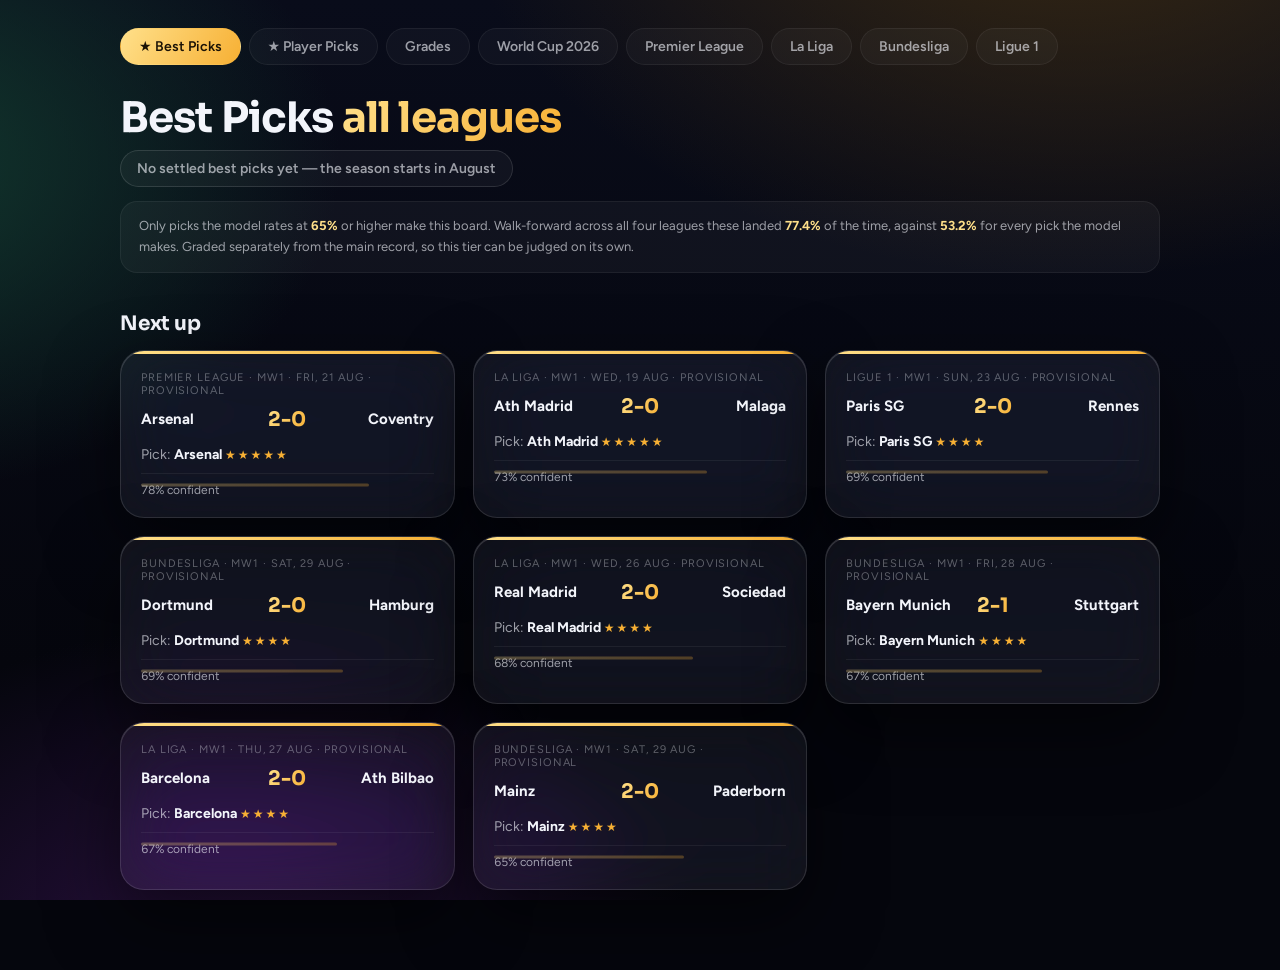
<file: app.html>
<!DOCTYPE html>
<html lang="en">
<head>
<meta charset="UTF-8">
<meta name="viewport" content="width=device-width, initial-scale=1.0, viewport-fit=cover">
<title>Football Predictor</title>
<meta name="theme-color" content="#05060d">
<link rel="icon" href="data:image/svg+xml,<svg xmlns='http://www.w3.org/2000/svg' viewBox='0 0 100 100'><text y='80' font-size='80'>⚽</text></svg>">
<link rel="preconnect" href="https://fonts.googleapis.com">
<link rel="preconnect" href="https://fonts.gstatic.com" crossorigin>
<link href="https://fonts.googleapis.com/css2?family=Sora:wght@400;600;700;800&family=Figtree:wght@400;500;600;700&display=swap" rel="stylesheet">
<link href="https://api.fontshare.com/v2/css?f[]=clash-display@600,700&display=swap" rel="stylesheet">
<link rel="stylesheet" href="app.css">
</head>
<body>
<div class="sky"></div>
<div class="wrap">
  <nav class="switcher" id="switcher"></nav>
  <main id="app"><p class="sub">Loading…</p></main>
</div>

<script>
// Each competition is described here; the switcher and router are generic.
const COMPETITIONS = [
  {key: "best",       label: "★ Best Picks",    data: "data/leagues/best.json",       kind: "best"},
  {key: "players",    label: "★ Player Picks",  data: "data/leagues/player_picks.json", kind: "players"},
  {key: "grades",     label: "Grades",          data: "data/leagues/best.json",       kind: "grades"},
  {key: "wc",         label: "World Cup 2026",  data: "data/predictions.json",        kind: "cup"},
  {key: "pl",         label: "Premier League",  data: "data/leagues/pl.json",         clubs: "data/leagues/clubs.json",            kind: "league"},
  {key: "laliga",     label: "La Liga",         data: "data/leagues/laliga.json",     clubs: "data/leagues/clubs_laliga.json",     kind: "league"},
  {key: "bundesliga", label: "Bundesliga",      data: "data/leagues/bundesliga.json", clubs: "data/leagues/clubs_bundesliga.json", kind: "league"},
  {key: "ligue1",     label: "Ligue 1",         data: "data/leagues/ligue1.json",     clubs: "data/leagues/clubs_ligue1.json",     kind: "league"},
];

const pct = (n, d = 0) => `${Number(n).toFixed(d)}%`;
const num = (n, d = 1) => Number(n).toFixed(d);
// Escape any string interpolated into innerHTML. The data is trusted, but a club
// or player name containing & < > ' " would otherwise corrupt the markup.
const esc = s => String(s == null ? '' : s).replace(/[&<>"']/g,
  c => ({ '&': '&amp;', '<': '&lt;', '>': '&gt;', '"': '&quot;', "'": '&#39;' }[c]));
function el(tag, cls, html) {
  const e = document.createElement(tag);
  if (cls) e.className = cls;
  if (html !== undefined) e.innerHTML = html;
  return e;
}
function recordChip(rec) {
  const chip = el('div', 'record-chip');
  chip.innerHTML = (rec && rec.total)
    ? `<b>${rec.correct}–${rec.wrong}</b> · ${pct(100 * rec.correct / rec.total)} of ${rec.total} graded picks`
    : 'No graded picks yet — the season starts in August';
  return chip;
}

// ---------------- shared: league (and any round-robin) view ----------------
function propList(props) {
  return props.map(p => `
    <li class="${p.penalty_taker ? 'pen' : ''}">
      <span class="who">${esc(p.player)}</span>
      <span class="pct">${num(p.anytime_pct)}%</span>
      <span class="shots">${num(p.exp_shots)} shot attempts · ${Math.round(p.p_shots_2plus)}% 2+ · ${Math.round(p.p_sot_1plus)}% on target</span>
    </li>`).join('');
}

function renderLeague(app, data, clubs, label) {
  const colour = t => (clubs[t] || {}).primary || '#8891a8';
  app.append(el('h1', 'dsp', `${label} <span>2026-27</span>`));
  app.append(recordChip(data.record));

  if (data.matches && data.matches.length) {
    app.append(el('h2', 'dsp', `Matchweek ${data.matches[0].matchweek}`));
    const grid = el('section', 'fixtures');
    for (const m of data.matches) {
      const card = el('article', 'card glass');
      card.style.setProperty('--home', colour(m.home));
      card.style.setProperty('--away', colour(m.away));
      const p = m.prediction;
      const homeProps = m.props.filter(x => x.team === m.home);
      const awayProps = m.props.filter(x => x.team === m.away);
      const when = new Date(m.date).toLocaleDateString('en-GB',
        { weekday: 'short', day: 'numeric', month: 'short' });
      const mkt = m.market ? `<div class="probs" style="margin-top:6px">
          <span>market <b>${pct(100 * m.market.p_home)}</b></span>
          <span><b>${pct(100 * m.market.p_draw)}</b></span>
          <span><b>${pct(100 * m.market.p_away)}</b></span>
        </div>
        <div class="mw" style="margin-top:4px">Model edge on the pick: <b>${m.market.edge >= 0 ? '+' : ''}${pct(100 * m.market.edge, 1)}</b></div>` : '';
      const side = (team, props) => props.length
        ? `<div class="side-label">${team} — likely scorers</div><ul class="props">${propList(props)}</ul>`
        : `<div class="side-label">${team} — likely scorers</div><p class="missing">No player data: newly promoted, so they have no top-flight record yet.</p>`;
      card.innerHTML = `
        <div class="mw">${when} · ${esc(m.venue || '')}</div>
        <header><span class="team">${esc(m.home)}</span><span class="score">${esc(p.score)}</span><span class="team away">${esc(m.away)}</span></header>
        <div class="pick">Pick: <strong>${esc(p.pick)}</strong> <span class="conf">${'★'.repeat(p.confidence)}</span></div>
        <div class="probs"><span><b>${pct(100 * p.p_home)}</b></span><span>draw <b>${pct(100 * p.p_draw)}</b></span><span><b>${pct(100 * p.p_away)}</b></span></div>
        ${(p.top_scores || []).length ? `<div class="scores">
          <span class="sc-label">Scoreline</span>
          ${p.top_scores.map((s, i) => `<span class="sc ${s.score === p.score ? 'call' : ''}"
             title="${s.agrees_with_pick ? 'agrees with the pick' : 'implies a different result'}">
             ${esc(s.score)} <b>${num(s.pct)}%</b></span>`).join('')}
        </div>` : ''}
        ${mkt}
        ${side(m.home, homeProps)}
        ${side(m.away, awayProps)}`;
      grid.append(card);
    }
    app.append(grid);
  }

  app.append(el('h2', 'dsp', 'Projected final table'));
  if ((data.data_warnings || []).length) {
    app.append(el('div', 'warn', `<b>Heads up —</b> ${data.data_warnings.join(' ')}`));
  }
  const wrap = el('div', 'table-wrap glass');
  const rows = data.table.map((t, i) => {
    const rel = i >= data.table.length - 3 ? 'rel' : '', ucl = i < 4 ? 'ucl' : '';
    return `<tr class="${rel} ${ucl}">
      <td class="num">${i + 1}</td>
      <td><span class="dot" style="background:${esc(colour(t.team))}"></span>${esc(t.team)}</td>
      <td class="num">${num(t.proj_points)}</td>
      <td class="barcell"><span class="bar" style="--pct:${Math.min(t.title_pct, 100)}%"></span><span>${num(t.title_pct)}%</span></td>
      <td class="num">${num(t.top4_pct)}%</td>
      <td class="num">${num(t.relegation_pct)}%</td>
    </tr>`;
  }).join('');
  wrap.innerHTML = `<table class="league-table">
    <thead><tr><th>#</th><th>Team</th><th>Proj pts</th><th>Title</th><th>Top 4</th><th>Relegation</th></tr></thead>
    <tbody>${rows}</tbody></table>`;
  app.append(wrap);

  renderSeason(app, data);
  renderPerformance(app, data);
}

// Whole-season fixtures & results, grouped by matchweek. Collapsed to the current
// matchweek by default — 380 rows open is unusable; you expand what you want.
function renderSeason(app, data) {
  const season = data.season || [];
  if (!season.length) return;
  app.append(el('h2', 'dsp', 'Fixtures & results'));

  const weeks = [...new Set(season.map(m => m.matchweek))].sort((a, b) => a - b);
  // default open: the earliest week that still has an unplayed match
  const current = (season.find(m => !m.result) || season[season.length - 1]).matchweek;

  const wrap = el('div', 'season glass');
  wrap.innerHTML = weeks.map(w => {
    const rows = season.filter(m => m.matchweek === w).map(m => {
      const when = new Date(m.date).toLocaleDateString('en-GB', { day: 'numeric', month: 'short' });
      let score = '<span class="tbd">—</span>', mark = '';
      if (m.result) {
        score = `<b>${m.result.home_goals}–${m.result.away_goals}</b>`;
        if (m.void) mark = `<span class="tick void" title="pick locked late — excluded from the record">✓✗*</span>`;
        else if (m.graded === 'correct') mark = '<span class="tick correct">✓</span>';
        else if (m.graded === 'wrong') mark = '<span class="tick wrong">✗</span>';
      }
      return `<tr>
        <td class="fx-d">${when}</td>
        <td class="fx-t">${esc(m.home)}</td>
        <td class="fx-s">${score}</td>
        <td class="fx-t away">${esc(m.away)}</td>
        <td class="fx-p">${m.pick ? `<span class="pk">${esc(m.pick)}</span>` : ''}${mark}</td>
      </tr>`;
    }).join('');
    return `<details ${w === current ? 'open' : ''}>
      <summary>Matchweek ${w}</summary>
      <table class="fx-table"><tbody>${rows}</tbody></table>
    </details>`;
  }).join('');
  app.append(wrap);
}

// shared performance panel (league backtest vs market + props gate)
function renderPerformance(app, data) {
  const b = data.backtest || {}, pb = data.props_backtest || {};
  if (!b.rps) return;
  app.append(el('h2', 'dsp', 'Does this model actually work?'));
  const perf = el('section', 'performance glass');
  perf.innerHTML = `
    <p>Walk-forward tested on <b>${b.n}</b> past matches, always training only on games
    played before the one predicted. It called <b>${pct(100 * b.accuracy, 1)}</b> correctly,
    ranked-probability score <b>${num(b.rps, 4)}</b> (lower is better).</p>
    <p>The betting market's closing odds, stripped of margin, score
    <b>${pct(100 * b.market_accuracy, 1)}</b> and <b>${num(b.market_rps, 4)}</b> — still
    slightly better than us, which is the honest expected result.</p>
    <div class="metrics">
      <div class="metric"><b>${pct(100 * b.accuracy, 1)}</b>model accuracy</div>
      <div class="metric"><b>${num(b.rps, 4)}</b>model RPS</div>
      <div class="metric"><b>${num(b.market_rps, 4)}</b>market RPS</div>
      ${pb.goals_lift ? `<div class="metric"><b>+${num(pb.goals_lift)}%</b>scorer picks vs baseline</div>` : ''}
      ${pb.shots_lift ? `<div class="metric"><b>+${num(pb.shots_lift)}%</b>shot-attempt picks vs baseline</div>` : ''}
    </div>`;
  app.append(perf);
}

// World Cup has no market-odds backtest (no odds data), so its "performance" is
// the honest live pick record, broken down by the model's OWN stated confidence —
// a calibration check: higher-confidence picks should hit more often.
function renderWCPerformance(app, rec) {
  if (!rec || !rec.total) return;
  app.append(el('h2', 'dsp', 'How the picks have done'));
  const perf = el('section', 'performance glass');
  const bands = Object.keys(rec.by_confidence || {}).sort((a, b) => b - a);
  const rows = bands.map(c => {
    const b = rec.by_confidence[c];
    const rate = b.total ? 100 * b.correct / b.total : 0;
    return `<tr><td>${'★'.repeat(+c)}</td><td class="num">${b.correct}/${b.total}</td>
      <td class="barcell"><span class="bar" style="--pct:${rate}%"></span><span>${pct(rate)}</span></td></tr>`;
  }).join('');
  const ko = rec.knockout || {};
  perf.innerHTML = `
    <p>Every pick is frozen before kickoff and graded on the real result — never
    re-picked with hindsight. Overall <b>${rec.correct}–${rec.wrong}</b>
    (<b>${pct(100 * rec.correct / rec.total)}</b> of ${rec.total})${ko.total
      ? `, and <b>${ko.correct}/${ko.total}</b> in the knockouts` : ''}.</p>
    <p>Broken down by the model's own confidence — if it is calibrated, five-star
    picks should land more often than one-star ones:</p>
    <div class="odds-wrap"><table class="odds-table" style="margin-top:6px">
      <thead><tr><th>Confidence</th><th>Record</th><th>Hit rate</th></tr></thead>
      <tbody>${rows}</tbody></table></div>`;
  app.append(perf);
}

// ---------------- Best Picks: the high-confidence board ----------------
function renderBest(app, data) {
  app.append(el('h1', 'dsp', 'Best Picks <span>all leagues</span>'));

  const rec = data.record || {};
  const chip = el('div', 'record-chip');
  chip.innerHTML = rec.total
    ? `<b>${rec.correct}–${rec.wrong}</b> · ${pct(100 * rec.correct / rec.total)} on ${rec.total} settled best picks`
    : 'No settled best picks yet — the season starts in August';
  app.append(chip);

  // State plainly what this tier is worth, from the backtest, so the badge is not
  // mistaken for certainty.
  app.append(el('div', 'best-note',
    `Only picks the model rates at <b>${pct(100 * (data.min_probability || 0))}</b> or higher make this board. ` +
    `Walk-forward across all four leagues these landed <b>${num(data.backtested_hit_rate_pct)}%</b> of the time, ` +
    `against <b>${num(data.backtested_all_picks_pct)}%</b> for every pick the model makes. ` +
    `Graded separately from the main record, so this tier can be judged on its own.`));

  const up = data.upcoming || [];
  app.append(el('h2', 'dsp', up.length ? 'Next up' : 'Nothing above the bar right now'));
  if (up.length) {
    const grid = el('section', 'fixtures');
    for (const m of up) {
      const card = el('article', 'card glass best');
      const when = new Date(m.date).toLocaleDateString('en-GB',
        { weekday: 'short', day: 'numeric', month: 'short' });
      card.innerHTML = `
        <div class="mw">${esc(m.league)} · MW${m.matchweek} · ${when}${m.provisional ? ' · provisional' : ''}</div>
        <header><span class="team">${esc(m.home)}</span><span class="score">${esc(m.score || '')}</span><span class="team away">${esc(m.away)}</span></header>
        <div class="pick">Pick: <strong>${esc(m.pick)}</strong> <span class="conf">${'★'.repeat(m.confidence || 0)}</span></div>
        <div class="bp-prob"><span class="bar" style="--pct:${Math.round(100 * (m.p_pick || 0))}%"></span>
          <span>${pct(100 * (m.p_pick || 0))} confident</span></div>`;
      grid.append(card);
    }
    app.append(grid);
  }

  const settled = data.settled || [];
  if (settled.length) {
    app.append(el('h2', 'dsp', 'Recently settled'));
    const wrap = el('div', 'table-wrap glass');
    wrap.innerHTML = `<table class="league-table">
      <thead><tr><th></th><th>League</th><th>Match</th><th>Pick</th><th>Conf</th><th>Result</th></tr></thead>
      <tbody>${settled.map(s => {
        const mark = s.void ? '<span class="tick void">✓✗*</span>'
          : s.graded === 'correct' ? '<span class="tick correct">✓</span>'
          : '<span class="tick wrong">✗</span>';
        return `<tr>
          <td>${mark}</td>
          <td class="num">${esc(s.league)}</td>
          <td>${esc(s.home)} v ${esc(s.away)}</td>
          <td>${esc(s.pick)}</td>
          <td class="num">${pct(100 * (s.p_pick || 0))}</td>
          <td class="num">${s.result ? `${s.result.home_goals}–${s.result.away_goals}` : ''}</td>
        </tr>`; }).join('')}</tbody></table>`;
    app.append(wrap);
  }
}

// ---------------- shared: player picks ----------------
const MARKET_ORDER = ['goal', 'shots', 'sot'];

function playerCards(rows) {
  const grid = el('section', 'fixtures');
  for (const p of rows) {
    const card = el('article', 'card glass best');
    const when = new Date(p.date).toLocaleDateString('en-GB',
      { weekday: 'short', day: 'numeric', month: 'short' });
    const flags = [
      p.provisional ? 'provisional' : '',
      p.doubt ? 'fitness doubt' : '',
      p.penalty_taker ? 'penalties' : '',
      p.gradeable === false ? 'not gradeable' : '',
    ].filter(Boolean).join(' · ');
    card.innerHTML = `
      <div class="mw">${esc(p.league)} · ${when}${flags ? ' · ' + esc(flags) : ''}</div>
      <header><span class="team">${esc(p.player)}</span></header>
      <div class="sub">${esc(p.team)} · ${esc(p.home)} v ${esc(p.away)}</div>
      <div class="pick">${esc(p.line)} <span class="conf">${'★'.repeat(p.confidence || 0)}</span></div>
      <div class="bp-prob"><span class="bar" style="--pct:${Math.round(100 * (p.p_pick || 0))}%"></span>
        <span>${pct(100 * (p.p_pick || 0))} likely</span></div>`;
    grid.append(card);
  }
  return grid;
}

function renderPlayers(app, data) {
  app.append(el('h1', 'dsp', 'Player Picks <span>all leagues</span>'));

  const rec = data.record || {};
  const chip = el('div', 'record-chip');
  chip.innerHTML = rec.total
    ? `<b>${rec.correct}–${rec.wrong}</b> · ${pct(100 * rec.correct / rec.total)} on ${rec.total} settled player picks`
    : 'No settled player picks yet — the season starts in August';
  app.append(chip);

  const bars = data.min_probability || {};
  // Say out loud why the goalscorer bar is lower. A reader comparing a 45%
  // goalscorer pick with a 78% shots pick should know the first is near the
  // ceiling of its market, not a weaker pick.
  app.append(el('div', 'best-note',
    `Shot markets need <b>${pct(100 * (bars.shots || 0))}</b> to make this board. ` +
    `Anytime goalscorer needs <b>${pct(100 * (bars.goal || 0))}</b> — deliberately lower, because ` +
    `no player reaches 70% to score: a team scores about 1.5 goals and one man takes a share of them, ` +
    `so the best goalscorer chance in any of these leagues sits near 50%. ` +
    `Each card shows its own number, and the three markets are graded separately.` +
    ((data.ungradeable_leagues || []).length
      ? ` <b>${esc(data.ungradeable_leagues.join(', '))}</b> has no shot-level feed, so its player picks are shown but cannot be graded.`
      : '')));

  const up = data.upcoming || [];
  for (const mk of MARKET_ORDER) {
    const rows = up.filter(p => p.market === mk);
    if (!rows.length) continue;
    app.append(el('h2', 'dsp', esc((data.markets || {})[mk] || mk)));
    app.append(playerCards(rows));
  }
  if (!up.length) app.append(el('h2', 'dsp', 'Nothing above the bar right now'));
}

// ---------------- grades: every graded pick, by tier ----------------
function gradeTable(rows, kind) {
  const wrap = el('div', 'table-wrap glass');
  const head = kind === 'player'
    ? '<th></th><th>League</th><th>Player</th><th>Market</th><th>Conf</th><th>Actual</th>'
    : '<th></th><th>League</th><th>Match</th><th>Pick</th><th>Conf</th><th>Result</th>';
  wrap.innerHTML = `<table class="league-table">
    <thead><tr>${head}</tr></thead>
    <tbody>${rows.map(s => {
      const mark = s.void ? '<span class="tick void">✓✗*</span>'
        : s.graded === 'correct' ? '<span class="tick correct">✓</span>'
        : '<span class="tick wrong">✗</span>';
      const last = kind === 'player'
        ? (s.actual === null || s.actual === undefined ? 'did not shoot' : esc(String(s.actual)))
        : (s.result ? `${s.result.home_goals}–${s.result.away_goals}` : '');
      const mid = kind === 'player'
        ? `<td>${esc(s.player)}</td><td>${esc(s.line)}</td>`
        : `<td>${esc(s.home)} v ${esc(s.away)}</td><td>${esc(s.pick)}</td>`;
      return `<tr><td>${mark}</td><td class="num">${esc(s.league)}</td>${mid}
        <td class="num">${pct(100 * (s.p_pick || 0))}</td>
        <td class="num">${last}</td></tr>`; }).join('')}</tbody></table>`;
  return wrap;
}

function tierRow(label, rec, note) {
  const hit = rec && rec.total ? pct(100 * rec.correct / rec.total) : '—';
  return `<div class="metric"><b>${hit}</b>${esc(label)}${
    rec && rec.total ? ` (${rec.correct}–${rec.wrong})` : ' · none graded yet'}${
    note ? `<br><small>${esc(note)}</small>` : ''}</div>`;
}

function renderGrades(app, d) {
  const best = d.best || {}, pl = d.players || {};
  app.append(el('h1', 'dsp', 'Grades <span>how every tier is doing</span>'));
  app.append(el('div', 'best-note',
    `Every pick here was frozen before kickoff and graded against the result — never re-picked ` +
    `afterwards. The tiers are scored <b>separately</b> on purpose: pooling a high-confidence ` +
    `board with every routine pick would hide which one is actually earning its billing.`));

  const tiers = el('section', 'performance glass');
  tiers.innerHTML = `<div class="metrics">
    ${tierRow('Best Picks (match winner)', best.record)}
    ${tierRow('Player picks (all markets)', pl.record)}
    ${MARKET_ORDER.map(mk => tierRow(
        (pl.markets || {})[mk] || mk, (pl.record_by_market || {})[mk])).join('')}
    ${(d.leagues || []).map(l => tierRow(l.label + ' — every pick', l.record)).join('')}
  </div>`;
  app.append(tiers);

  const bs = best.settled || [];
  app.append(el('h2', 'dsp', 'Best Picks — settled'));
  app.append(bs.length ? gradeTable(bs, 'match')
    : el('p', 'sub', 'Nothing settled yet — the season starts in August.'));

  const ps = (pl.settled || []).filter(s => s.graded === 'correct' || s.graded === 'wrong' || s.void);
  app.append(el('h2', 'dsp', 'Player picks — settled'));
  app.append(ps.length ? gradeTable(ps, 'player')
    : el('p', 'sub', 'Nothing settled yet — the season starts in August.'));
}

// ---------------- adapter: World Cup (cup) view ----------------
function renderWC(app, data) {
  app.append(el('h1', 'dsp', 'World Cup <span>2026</span>'));
  app.append(recordChip(data.record));

  const ko = data.knockout || {};
  if (ko.projected_champion) {
    const champOdds = (ko.odds || []).find(o => o.team === ko.projected_champion);
    const champ = el('div', 'champ glass');
    champ.innerHTML = `<span class="crown">🏆</span><div>
      <b>${esc(ko.projected_champion)}</b> <span class="cs">projected champion${champOdds ? ` · ${pct(100 * champOdds.champion)} title odds (${(ko.sims || 0).toLocaleString()} sims)` : ''}</span>
    </div>`;
    app.append(champ);
  }

  // remaining / recent knockout matches with the model's pick, graded
  const bracket = (ko.bracket || []).slice().sort((a, b) => new Date(a.date) - new Date(b.date));
  const upcoming = bracket.filter(m => m.status !== 'final');
  const recent = bracket.filter(m => m.status === 'final').slice(-6);
  const show = (upcoming.length ? upcoming : recent);
  if (show.length) {
    app.append(el('h2', 'dsp', upcoming.length ? 'Still to play' : 'Latest knockout results'));
    const grid = el('section', 'fixtures');
    for (const m of show) {
      const card = el('article', 'card glass');
      const when = new Date(m.date).toLocaleDateString('en-GB', { weekday: 'short', day: 'numeric', month: 'short' });
      let res = '';
      if (m.status === 'final' && m.result) {
        const correct = m.result.winner === m.pick;
        res = `<div class="res ${correct ? 'correct' : 'wrong'}"><span class="tick">${correct ? '✓' : '✗'}</span>
          ${esc(m.result.home)} ${m.result.home_goals}–${m.result.away_goals} ${esc(m.result.away)} · through: <b>${esc(m.result.winner)}</b></div>`;
      }
      card.innerHTML = `
        <div class="ko-when">${esc(m.round)} · ${when} · ${esc(m.city || '')}</div>
        <header><span class="team">${esc(m.home)}</span><span class="score">${esc(m.score || '')}</span><span class="team away">${esc(m.away)}</span></header>
        <div class="pick">Pick: <strong>${esc(m.pick)}</strong></div>
        ${res}`;
      grid.append(card);
    }
    app.append(grid);
  }

  // title odds table (top 8 by champion probability)
  if ((ko.odds || []).length) {
    app.append(el('h2', 'dsp', 'Title odds'));
    const top = ko.odds.slice().sort((a, b) => b.champion - a.champion).slice(0, 8);
    const wrap = el('div', 'odds-wrap glass');
    wrap.innerHTML = `<table class="odds-table">
      <thead><tr><th>Team</th><th>Reach final</th><th>Champion</th></tr></thead>
      <tbody>${top.map(o => `<tr><td>${esc(o.team)}</td><td>${pct(100 * o.final)}</td><td><b>${pct(100 * o.champion)}</b></td></tr>`).join('')}</tbody></table>`;
    app.append(wrap);
  }

  renderWCPerformance(app, data.record);

  // group standings
  if (data.standings && Object.keys(data.standings).length) {
    app.append(el('h2', 'dsp', 'Group standings'));
    const groups = el('section', 'groups');
    for (const [g, teams] of Object.entries(data.standings)) {
      const box = el('div', 'group glass');
      const rows = teams.map((t, i) => `<tr class="${i < 2 ? 'adv' : ''}">
        <td>${esc(t.team)}</td><td class="n">${num(t.exp_pts, 0)}</td><td class="n">${t.gd > 0 ? '+' : ''}${t.gd}</td></tr>`).join('');
      box.innerHTML = `<h3>Group ${esc(g)}</h3><table><tbody>${rows}</tbody></table>`;
      groups.append(box);
    }
    app.append(groups);
  }
}

// ---------------- router ----------------
function activeKey() {
  const k = location.hash.replace('#', '');
  return COMPETITIONS.some(c => c.key === k) ? k : COMPETITIONS[0].key;
}

function renderSwitcher() {
  const nav = document.getElementById('switcher');
  nav.innerHTML = '';
  const active = activeKey();
  for (const c of COMPETITIONS) {
    const a = el('a', c.key === active ? 'active' : '', c.label);
    a.href = `#${c.key}`;
    nav.append(a);
  }
}

// The Grades tab is the one view that spans every file: the two boards plus each
// league's all-picks record. A single missing file must degrade that one tier to
// "none graded yet" rather than empty the whole page, so each fetch is caught.
const getJSON = url => fetch(url).then(r => r.json()).catch(() => ({}));

async function gradesData(best) {
  const leagueComps = COMPETITIONS.filter(c => c.kind === 'league');
  const [players, ...leagues] = await Promise.all([
    getJSON('data/leagues/player_picks.json'),
    ...leagueComps.map(c => getJSON(c.data)),
  ]);
  return {
    best, players,
    leagues: leagueComps.map((c, i) => ({ label: c.label, record: leagues[i].record })),
  };
}

async function route() {
  renderSwitcher();
  const comp = COMPETITIONS.find(c => c.key === activeKey());
  const app = document.getElementById('app');
  app.innerHTML = '<p class="sub">Loading…</p>';
  let data, clubs;
  try {
    data = await fetch(comp.data).then(r => r.json());
    clubs = comp.clubs ? await fetch(comp.clubs).then(r => r.json()) : {};
  } catch (err) {
    if (activeKey() === comp.key) app.innerHTML = `<p class="sub">Could not load ${comp.label}.</p>`;
    return;
  }
  // The user may have switched competitions while this fetch was in flight; if so,
  // a newer route() already owns the page — don't clobber it with stale content.
  if (activeKey() !== comp.key) return;
  app.innerHTML = '';
  // Render errors are NOT caught here: a code bug should surface in the console,
  // not be silently disguised as a "Could not load" network message.
  if (comp.kind === 'best') renderBest(app, data);
  else if (comp.kind === 'players') renderPlayers(app, data);
  else if (comp.kind === 'grades') {
    // gradesData awaits four more fetches. The guard above already fired, so it
    // must be re-checked here or a slow Grades load lands on top of whatever view
    // the user switched to meanwhile. This is the only branch that awaits twice.
    const g = await gradesData(data);
    if (activeKey() !== comp.key) return;
    renderGrades(app, g);
  }
  else if (comp.kind === 'cup') renderWC(app, data);
  else renderLeague(app, data, clubs, comp.label);
}

window.addEventListener('hashchange', route);
route();
</script>
</body>
</html>
</file>
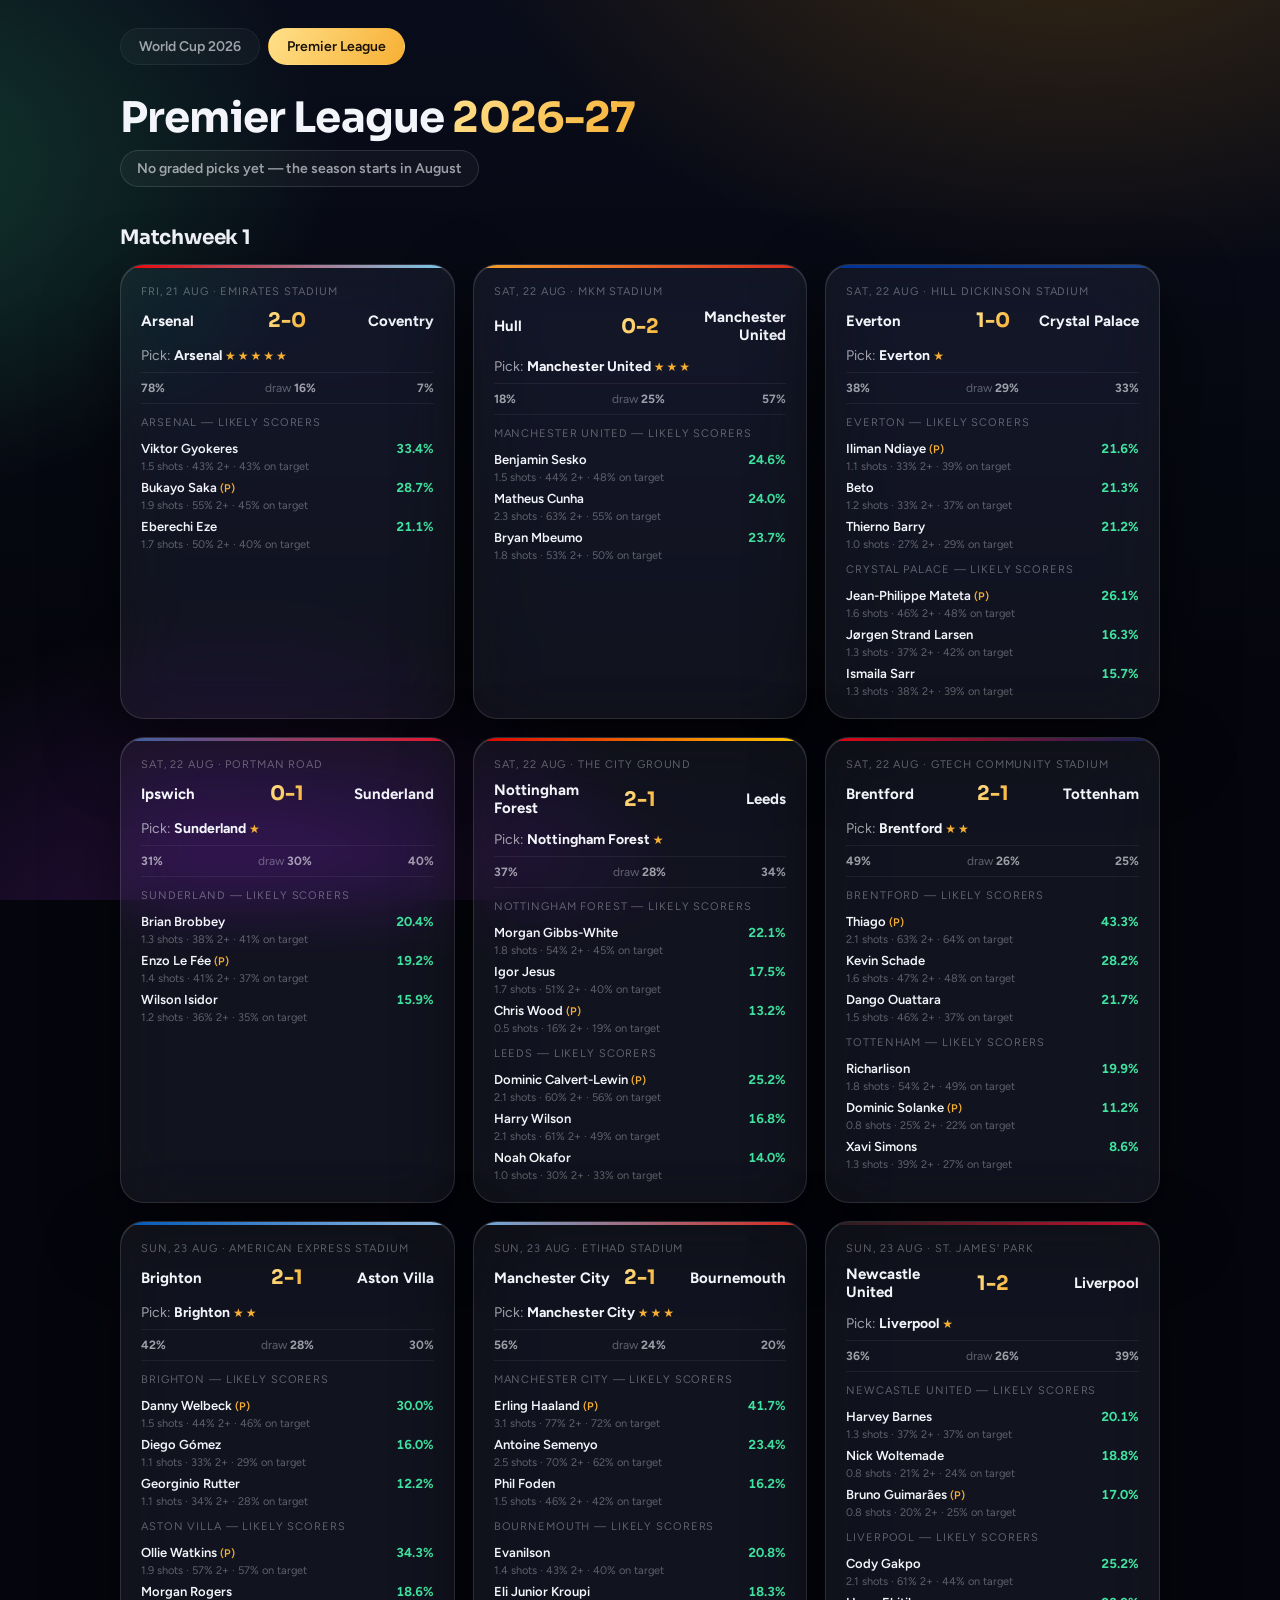
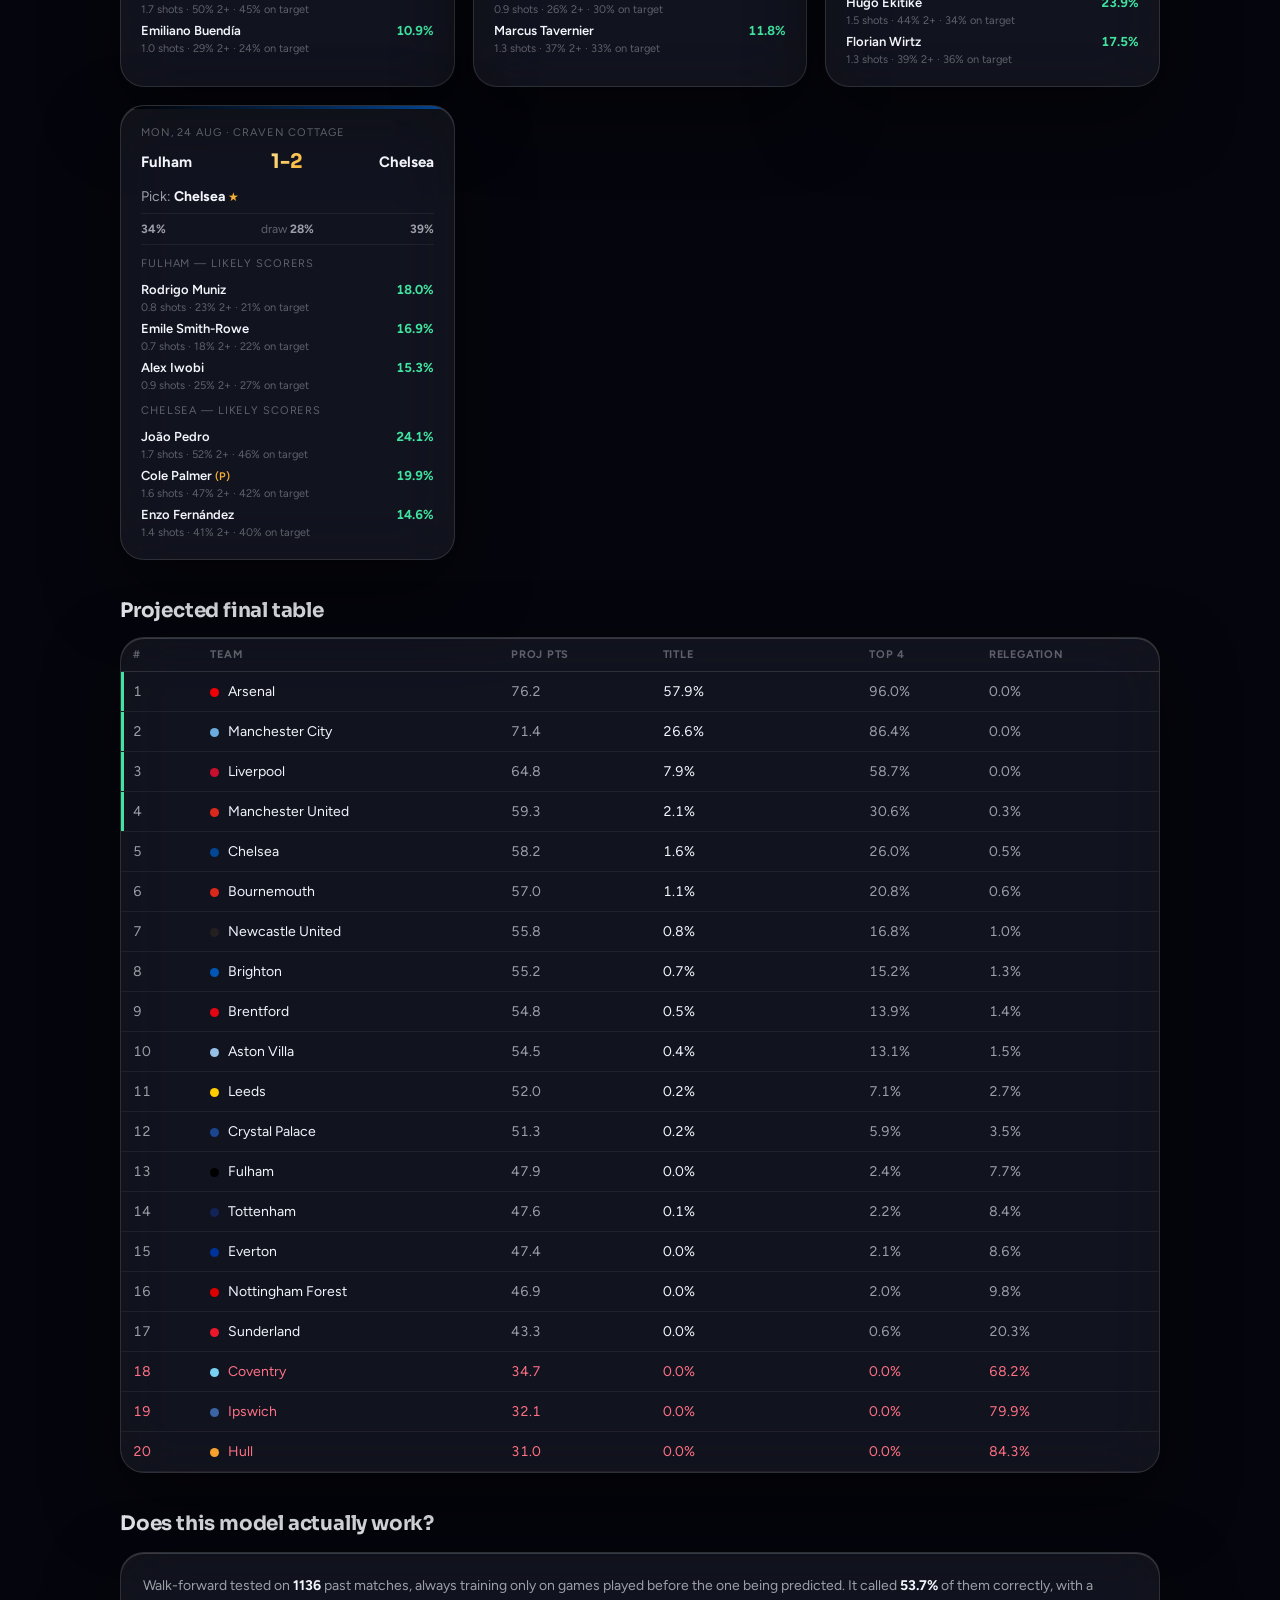
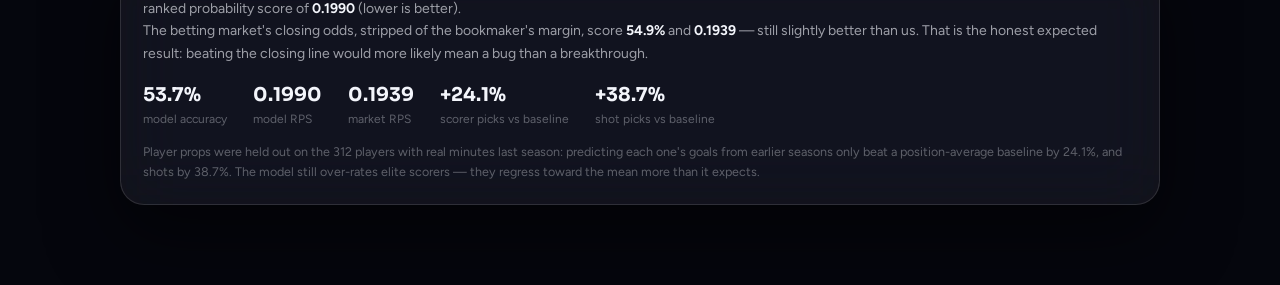
<file: leagues.html>
<!DOCTYPE html>
<html lang="en">
<head>
<meta charset="UTF-8">
<meta name="viewport" content="width=device-width, initial-scale=1.0, viewport-fit=cover">
<title>Premier League · Predictor</title>
<meta name="theme-color" content="#05060d">
<link rel="icon" href="data:image/svg+xml,<svg xmlns='http://www.w3.org/2000/svg' viewBox='0 0 100 100'><text y='80' font-size='80'>⚽</text></svg>">
<link rel="preconnect" href="https://fonts.googleapis.com">
<link rel="preconnect" href="https://fonts.gstatic.com" crossorigin>
<link href="https://fonts.googleapis.com/css2?family=Sora:wght@400;600;700;800&family=Figtree:wght@400;500;600;700&display=swap" rel="stylesheet">
<link href="https://api.fontshare.com/v2/css?f[]=clash-display@600,700&display=swap" rel="stylesheet">
<link rel="stylesheet" href="leagues.css">
</head>
<body>
<div class="sky"></div>
<div class="wrap">
  <nav class="switcher">
    <a href="index.html">World Cup 2026</a>
    <a href="leagues.html" class="active">Premier League</a>
  </nav>
  <main id="app"><p class="sub">Loading…</p></main>
</div>

<script>
const pct = (n, d = 0) => `${Number(n).toFixed(d)}%`;
const num = (n, d = 1) => Number(n).toFixed(d);

function el(tag, cls, html) {
  const e = document.createElement(tag);
  if (cls) e.className = cls;
  if (html !== undefined) e.innerHTML = html;
  return e;
}

function propList(props, colour) {
  return props.map(p => `
    <li class="${p.penalty_taker ? 'pen' : ''}">
      <span class="who">${p.player}</span>
      <span class="pct">${num(p.anytime_pct)}%</span>
      <span class="shots">${num(p.exp_shots)} shots · ${Math.round(p.p_shots_2plus)}% 2+ · ${Math.round(p.p_sot_1plus)}% on target</span>
    </li>`).join('');
}

async function load() {
  const app = document.getElementById('app');
  let data, clubs;
  try {
    [data, clubs] = await Promise.all([
      fetch('data/leagues/pl.json').then(r => r.json()),
      fetch('data/leagues/clubs.json').then(r => r.json()),
    ]);
  } catch (err) {
    app.innerHTML = '<p class="sub">Could not load predictions.</p>';
    return;
  }
  const colour = t => (clubs[t] || {}).primary || '#8891a8';
  app.innerHTML = '';

  // ---- header + record ----
  app.append(el('h1', 'dsp', 'Premier League <span>2026-27</span>'));
  const rec = data.record || {};
  const chip = el('div', 'record-chip');
  chip.innerHTML = rec.total
    ? `<b>${rec.correct}–${rec.wrong}</b> · ${pct(100 * rec.correct / rec.total)} of ${rec.total} graded picks`
    : 'No graded picks yet — the season starts in August';
  app.append(chip);

  // ---- fixtures ----
  if (data.matches.length) {
    app.append(el('h2', 'dsp', `Matchweek ${data.matches[0].matchweek}`));
    const grid = el('section', 'fixtures');
    for (const m of data.matches) {
      const card = el('article', 'card glass');
      card.style.setProperty('--home', colour(m.home));
      card.style.setProperty('--away', colour(m.away));
      const p = m.prediction;
      const homeProps = m.props.filter(x => x.team === m.home);
      const awayProps = m.props.filter(x => x.team === m.away);
      const when = new Date(m.date).toLocaleDateString('en-GB',
        { weekday: 'short', day: 'numeric', month: 'short' });
      card.innerHTML = `
        <div class="mw">${when} · ${m.venue || ''}</div>
        <header>
          <span class="team">${m.home}</span>
          <span class="score">${p.score}</span>
          <span class="team away">${m.away}</span>
        </header>
        <div class="pick">Pick: <strong>${p.pick}</strong>
          <span class="conf">${'★'.repeat(p.confidence)}</span></div>
        <div class="probs">
          <span><b>${pct(100 * p.p_home)}</b></span>
          <span>draw <b>${pct(100 * p.p_draw)}</b></span>
          <span><b>${pct(100 * p.p_away)}</b></span>
        </div>
        ${homeProps.length ? `<div class="side-label">${m.home} — likely scorers</div>
          <ul class="props">${propList(homeProps)}</ul>` : ''}
        ${awayProps.length ? `<div class="side-label">${m.away} — likely scorers</div>
          <ul class="props">${propList(awayProps)}</ul>` : ''}`;
      grid.append(card);
    }
    app.append(grid);
  }

  // ---- projected table ----
  app.append(el('h2', 'dsp', 'Projected final table'));
  const wrap = el('div', 'table-wrap glass');
  const rows = data.table.map((t, i) => {
    const rel = i >= data.table.length - 3 ? 'rel' : '';
    const ucl = i < 4 ? 'ucl' : '';
    return `<tr class="${rel} ${ucl}">
      <td class="num">${i + 1}</td>
      <td><span class="dot" style="background:${colour(t.team)}"></span>${t.team}</td>
      <td class="num">${num(t.proj_points)}</td>
      <td class="barcell"><span class="bar" style="--pct:${Math.min(t.title_pct, 100)}%"></span>
          <span>${num(t.title_pct)}%</span></td>
      <td class="num">${num(t.top4_pct)}%</td>
      <td class="num">${num(t.relegation_pct)}%</td>
    </tr>`;
  }).join('');
  wrap.innerHTML = `<table class="league-table">
    <thead><tr><th>#</th><th>Team</th><th>Proj pts</th><th>Title</th><th>Top 4</th><th>Relegation</th></tr></thead>
    <tbody>${rows}</tbody></table>`;
  app.append(wrap);

  // ---- honest model performance ----
  const b = data.backtest || {}, pb = data.props_backtest || {};
  if (b.rps) {
    app.append(el('h2', 'dsp', 'Does this model actually work?'));
    const perf = el('section', 'performance glass');
    perf.innerHTML = `
      <p>Walk-forward tested on <b>${b.n}</b> past matches, always training only on
      games played before the one being predicted. It called
      <b>${pct(100 * b.accuracy, 1)}</b> of them correctly, with a ranked probability
      score of <b>${num(b.rps, 4)}</b> (lower is better).</p>
      <p>The betting market's closing odds, stripped of the bookmaker's margin, score
      <b>${pct(100 * b.market_accuracy, 1)}</b> and <b>${num(b.market_rps, 4)}</b> —
      still slightly better than us. That is the honest expected result: beating the
      closing line would more likely mean a bug than a breakthrough.</p>
      <div class="metrics">
        <div class="metric"><b>${pct(100 * b.accuracy, 1)}</b>model accuracy</div>
        <div class="metric"><b>${num(b.rps, 4)}</b>model RPS</div>
        <div class="metric"><b>${num(b.market_rps, 4)}</b>market RPS</div>
        ${pb.goals_lift ? `<div class="metric"><b>+${num(pb.goals_lift)}%</b>scorer picks vs baseline</div>` : ''}
        ${pb.shots_lift ? `<div class="metric"><b>+${num(pb.shots_lift)}%</b>shot picks vs baseline</div>` : ''}
      </div>
      ${pb.n_players ? `<p class="note">Player props were held out on the ${pb.n_players}
        players with real minutes last season: predicting each one's goals from earlier
        seasons only beat a position-average baseline by ${num(pb.goals_lift)}%, and
        shots by ${num(pb.shots_lift)}%. The model still over-rates elite scorers —
        they regress toward the mean more than it expects.</p>` : ''}`;
    app.append(perf);
  }
}
load();
</script>
</body>
</html>
</file>
<file: app.css>
/* Premier League predictor — same design language as the WC app (index.html).
   Values are copied, not imported: index.html is live and must not be touched. */
:root{
  --bg0:#05060d; --bg1:#090c1a;
  --glass:rgba(255,255,255,.055);
  --stroke:rgba(255,255,255,.12);
  --stroke-soft:rgba(255,255,255,.06);
  --txt:#f3f5fb; --txt2:rgba(243,245,251,.62); --txt3:rgba(243,245,251,.34);
  --g1:#ffe08a; --g2:#f7b034;
  --win:#41e3a0; --draw:#ffce5c; --loss:#ff7184; --cyan:#67e8f9;
  --r-lg:24px; --r-md:17px; --r-sm:12px;
  --home:#888; --away:#888;
}
*{margin:0;padding:0;box-sizing:border-box}
body{font-family:'Figtree',system-ui,sans-serif;color:var(--txt);background:var(--bg0);min-height:100vh;overflow-x:hidden}
.dsp{font-family:'Clash Display','Sora',system-ui,sans-serif;font-weight:700}

.sky{position:fixed;inset:0;z-index:-3;background:
  radial-gradient(1100px 720px at 84% -14%, #3a2a12 0%, transparent 56%),
  radial-gradient(900px 640px at -10% 18%, #123a2f 0%, transparent 52%),
  radial-gradient(820px 600px at 18% 108%, #2a1140 0%, transparent 58%),
  linear-gradient(180deg, var(--bg1), var(--bg0) 74%);}

.wrap{max-width:1080px;margin:0 auto;padding:28px 20px 80px}

/* competition switcher */
.switcher{display:flex;gap:8px;margin-bottom:26px;flex-wrap:wrap}
.switcher a{padding:9px 18px;border-radius:999px;text-decoration:none;font-weight:600;font-size:14px;
  color:var(--txt2);border:1px solid var(--stroke-soft);background:rgba(255,255,255,.03);transition:.2s}
.switcher a:hover{color:var(--txt);border-color:var(--stroke)}
.switcher a.active{color:#1a1206;background:linear-gradient(120deg,var(--g1),var(--g2));border-color:transparent}

h1{font-size:clamp(28px,5vw,42px);letter-spacing:-.02em;margin-bottom:6px}
h1 span{background:linear-gradient(120deg,var(--g1),var(--g2));-webkit-background-clip:text;background-clip:text;color:transparent}
.sub{color:var(--txt2);font-size:15px;margin-bottom:22px}
h2{font-size:20px;margin:38px 0 14px;letter-spacing:-.01em}

.glass{position:relative;background:var(--glass);
  backdrop-filter:blur(32px) saturate(185%);-webkit-backdrop-filter:blur(32px) saturate(185%);
  border:1px solid var(--stroke);border-radius:var(--r-lg);overflow:hidden;
  box-shadow:0 28px 70px rgba(0,0,0,.52), inset 0 1px 0 rgba(255,255,255,.17);}

.record-chip{display:inline-flex;align-items:center;gap:9px;padding:9px 16px;border-radius:999px;
  border:1px solid var(--stroke);background:rgba(255,255,255,.04);font-weight:600;font-size:14px;color:var(--txt2)}
.record-chip b{color:var(--txt)}

/* fixture cards */
.fixtures{display:grid;grid-template-columns:repeat(auto-fill,minmax(330px,1fr));gap:18px}
.card{padding:20px}
.card::before{content:"";position:absolute;inset:0 0 auto 0;height:3px;
  background:linear-gradient(90deg,var(--home),var(--away))}
.card header{display:flex;align-items:center;justify-content:space-between;gap:10px;margin-bottom:14px}
.team{font-weight:700;font-size:15px;flex:1}
.team.away{text-align:right}
.score{font-family:'Clash Display','Sora',sans-serif;font-weight:700;font-size:20px;
  background:linear-gradient(120deg,var(--g1),var(--g2));-webkit-background-clip:text;background-clip:text;color:transparent}
.mw{font-size:11px;color:var(--txt3);text-transform:uppercase;letter-spacing:.08em;margin-bottom:10px}
.pick{font-size:14px;color:var(--txt2);margin-bottom:8px}
.pick strong{color:var(--txt)}
.conf{color:var(--g2);letter-spacing:2px;font-size:12px}
.probs{display:flex;justify-content:space-between;font-size:12px;color:var(--txt3);
  padding:8px 0;border-top:1px solid var(--stroke-soft);border-bottom:1px solid var(--stroke-soft)}
.probs b{color:var(--txt2)}
ul.props{list-style:none;margin-top:12px;display:grid;gap:7px}
ul.props li{display:grid;grid-template-columns:1fr auto;gap:4px 10px;font-size:13px;align-items:baseline}
ul.props li .who{font-weight:600}
ul.props li .pct{color:var(--win);font-weight:700;font-variant-numeric:tabular-nums}
ul.props li .shots{grid-column:1/-1;font-size:11px;color:var(--txt3)}
ul.props li.pen .who::after{content:" (P)";color:var(--g2);font-size:11px}
.side-label{font-size:11px;color:var(--txt3);text-transform:uppercase;letter-spacing:.08em;margin-top:12px}

/* projected table */
table.league-table{width:100%;border-collapse:collapse;font-size:14px}
.table-wrap{overflow-x:auto}
.league-table th{text-align:left;font-size:11px;text-transform:uppercase;letter-spacing:.07em;
  color:var(--txt3);padding:10px 12px;border-bottom:1px solid var(--stroke)}
.league-table td{padding:11px 12px;border-bottom:1px solid var(--stroke-soft);white-space:nowrap}
.league-table tbody tr:hover{background:rgba(255,255,255,.03)}
.dot{display:inline-block;width:9px;height:9px;border-radius:50%;margin-right:9px;vertical-align:middle}
.num{font-variant-numeric:tabular-nums;color:var(--txt2)}
.barcell{position:relative;min-width:112px}
.bar{position:absolute;left:12px;top:50%;transform:translateY(-50%);height:16px;width:var(--pct);
  border-radius:4px;background:linear-gradient(90deg,var(--g1),var(--g2));opacity:.28}
.barcell span{position:relative;font-variant-numeric:tabular-nums}
tr.rel td{color:var(--loss)}
tr.ucl td:first-child{box-shadow:inset 3px 0 0 var(--win)}

.performance{padding:22px;margin-top:16px;line-height:1.62;color:var(--txt2);font-size:14px}
.performance b{color:var(--txt)}
.metrics{display:flex;gap:26px;flex-wrap:wrap;margin-top:14px}
.metric{font-size:12px;color:var(--txt3)}
.metric b{display:block;font-size:19px;color:var(--txt);font-family:'Clash Display','Sora',sans-serif}
.note{margin-top:12px;font-size:12.5px;color:var(--txt3)}

/* honest gaps: never let missing data look like an empty section */
.missing{font-size:12px;color:var(--txt3);line-height:1.5;margin-top:2px}
.warn{padding:12px 16px;border-radius:var(--r-md);font-size:13px;line-height:1.55;
  color:#ffd9a0;background:rgba(247,176,52,.09);border:1px solid rgba(247,176,52,.28);margin-bottom:14px}
.warn b{color:var(--g1)}

/* ===== unified switcher: multi-competition ===== */
.switcher{overflow-x:auto;-webkit-overflow-scrolling:touch;scrollbar-width:none}
.switcher::-webkit-scrollbar{display:none}
.switcher a{white-space:nowrap;cursor:pointer}

/* ===== World Cup view ===== */
.champ{display:flex;align-items:center;gap:14px;padding:18px 22px;margin-bottom:16px}
.champ .crown{font-size:30px}
.champ b{font-size:20px}
.champ .cs{color:var(--txt2);font-size:14px}

.odds-wrap{overflow-x:auto}
.odds-table{width:100%;border-collapse:collapse;font-size:14px}
.odds-table th{text-align:left;font-size:11px;text-transform:uppercase;letter-spacing:.07em;
  color:var(--txt3);padding:9px 12px;border-bottom:1px solid var(--stroke)}
.odds-table td{padding:10px 12px;border-bottom:1px solid var(--stroke-soft);white-space:nowrap}

/* knockout bracket cards reuse .card; results colouring */
.card .ko-when{font-size:11px;color:var(--txt3);text-transform:uppercase;letter-spacing:.08em;margin-bottom:8px}
.res{font-size:13px;margin-top:8px;padding-top:8px;border-top:1px solid var(--stroke-soft)}
.res.correct{color:var(--win)} .res.wrong{color:var(--loss)}
.res .tick{font-weight:700;margin-right:6px}

/* group standings: compact grid of mini-tables */
.groups{display:grid;grid-template-columns:repeat(auto-fill,minmax(240px,1fr));gap:14px}
.group{padding:14px 16px}
.group h3{font-size:13px;letter-spacing:.06em;text-transform:uppercase;color:var(--g1);margin-bottom:8px}
.group table{width:100%;border-collapse:collapse;font-size:13px}
.group td{padding:4px 2px;border-bottom:1px solid var(--stroke-soft)}
.group td.n{text-align:right;color:var(--txt2);font-variant-numeric:tabular-nums}
.group tr.adv td:first-child{box-shadow:inset 3px 0 0 var(--win)}

/* ===== whole-season fixtures & results ===== */
.season{padding:6px 4px}
.season details{border-bottom:1px solid var(--stroke-soft)}
.season details:last-child{border-bottom:0}
.season summary{cursor:pointer;padding:12px 16px;font-weight:600;font-size:13px;
  letter-spacing:.06em;text-transform:uppercase;color:var(--txt2);list-style:none}
.season summary::-webkit-details-marker{display:none}
.season summary::before{content:"▸";display:inline-block;width:16px;color:var(--g2);transition:transform .15s}
.season details[open] summary::before{transform:rotate(90deg)}
.season summary:hover{color:var(--txt)}
.fx-table{width:100%;border-collapse:collapse;font-size:13.5px;margin:0 0 8px}
.fx-table td{padding:7px 8px;border-top:1px solid var(--stroke-soft);vertical-align:middle}
.fx-d{color:var(--txt3);font-size:11.5px;white-space:nowrap;width:52px}
.fx-t{text-align:right;width:38%}
.fx-t.away{text-align:left}
.fx-s{text-align:center;white-space:nowrap;font-variant-numeric:tabular-nums;width:56px}
.fx-s .tbd{color:var(--txt3)}
.fx-p{text-align:right;white-space:nowrap;color:var(--txt3);font-size:11.5px}
/* The pick is the whole point of the app — never hide it, truncate instead. */
.fx-p .pk{margin-right:6px;display:inline-block;max-width:11ch;overflow:hidden;
  text-overflow:ellipsis;white-space:nowrap;vertical-align:bottom}
.fx-p .tick{font-weight:700}
.tick.correct{color:var(--win)} .tick.wrong{color:var(--loss)}
.tick.void{color:var(--txt3)}
@media (max-width:560px){ .fx-p .pk{max-width:7ch} .fx-t{width:32%} }

/* correct-score spread: the committed call plus the honest alternatives */
.scores{display:flex;align-items:center;flex-wrap:wrap;gap:6px;margin-top:9px;
  padding-top:9px;border-top:1px solid var(--stroke-soft)}
.sc-label{font-size:10.5px;color:var(--txt3);text-transform:uppercase;
  letter-spacing:.08em;margin-right:2px}
.sc{font-size:12px;color:var(--txt3);padding:3px 8px;border-radius:999px;
  border:1px solid var(--stroke-soft);font-variant-numeric:tabular-nums}
.sc b{color:var(--txt2);font-weight:600}
/* the model's committed call -- the one it says will happen */
.sc.call{color:#1a1206;border-color:transparent;
  background:linear-gradient(120deg,var(--g1),var(--g2))}
.sc.call b{color:#1a1206}

/* ===== Best Picks board ===== */
.best-note{padding:14px 18px;border-radius:var(--r-md);font-size:13px;line-height:1.6;
  color:var(--txt2);background:rgba(255,255,255,.04);border:1px solid var(--stroke-soft);
  margin:14px 0 4px}
.best-note b{color:var(--g1)}
.card.best::before{background:linear-gradient(90deg,var(--g1),var(--g2))}
.bp-prob{position:relative;margin-top:10px;padding-top:9px;border-top:1px solid var(--stroke-soft);
  font-size:12px;color:var(--txt2);font-variant-numeric:tabular-nums}
.bp-prob .bar{position:absolute;left:0;bottom:0;height:3px;width:var(--pct);
  background:linear-gradient(90deg,var(--g1),var(--g2));border-radius:2px}
</file>
<file: leagues.css>
/* Premier League predictor — same design language as the WC app (index.html).
   Values are copied, not imported: index.html is live and must not be touched. */
:root{
  --bg0:#05060d; --bg1:#090c1a;
  --glass:rgba(255,255,255,.055);
  --stroke:rgba(255,255,255,.12);
  --stroke-soft:rgba(255,255,255,.06);
  --txt:#f3f5fb; --txt2:rgba(243,245,251,.62); --txt3:rgba(243,245,251,.34);
  --g1:#ffe08a; --g2:#f7b034;
  --win:#41e3a0; --draw:#ffce5c; --loss:#ff7184; --cyan:#67e8f9;
  --r-lg:24px; --r-md:17px; --r-sm:12px;
  --home:#888; --away:#888;
}
*{margin:0;padding:0;box-sizing:border-box}
body{font-family:'Figtree',system-ui,sans-serif;color:var(--txt);background:var(--bg0);min-height:100vh;overflow-x:hidden}
.dsp{font-family:'Clash Display','Sora',system-ui,sans-serif;font-weight:700}

.sky{position:fixed;inset:0;z-index:-3;background:
  radial-gradient(1100px 720px at 84% -14%, #3a2a12 0%, transparent 56%),
  radial-gradient(900px 640px at -10% 18%, #123a2f 0%, transparent 52%),
  radial-gradient(820px 600px at 18% 108%, #2a1140 0%, transparent 58%),
  linear-gradient(180deg, var(--bg1), var(--bg0) 74%);}

.wrap{max-width:1080px;margin:0 auto;padding:28px 20px 80px}

/* competition switcher */
.switcher{display:flex;gap:8px;margin-bottom:26px;flex-wrap:wrap}
.switcher a{padding:9px 18px;border-radius:999px;text-decoration:none;font-weight:600;font-size:14px;
  color:var(--txt2);border:1px solid var(--stroke-soft);background:rgba(255,255,255,.03);transition:.2s}
.switcher a:hover{color:var(--txt);border-color:var(--stroke)}
.switcher a.active{color:#1a1206;background:linear-gradient(120deg,var(--g1),var(--g2));border-color:transparent}

h1{font-size:clamp(28px,5vw,42px);letter-spacing:-.02em;margin-bottom:6px}
h1 span{background:linear-gradient(120deg,var(--g1),var(--g2));-webkit-background-clip:text;background-clip:text;color:transparent}
.sub{color:var(--txt2);font-size:15px;margin-bottom:22px}
h2{font-size:20px;margin:38px 0 14px;letter-spacing:-.01em}

.glass{position:relative;background:var(--glass);
  backdrop-filter:blur(32px) saturate(185%);-webkit-backdrop-filter:blur(32px) saturate(185%);
  border:1px solid var(--stroke);border-radius:var(--r-lg);overflow:hidden;
  box-shadow:0 28px 70px rgba(0,0,0,.52), inset 0 1px 0 rgba(255,255,255,.17);}

.record-chip{display:inline-flex;align-items:center;gap:9px;padding:9px 16px;border-radius:999px;
  border:1px solid var(--stroke);background:rgba(255,255,255,.04);font-weight:600;font-size:14px;color:var(--txt2)}
.record-chip b{color:var(--txt)}

/* fixture cards */
.fixtures{display:grid;grid-template-columns:repeat(auto-fill,minmax(330px,1fr));gap:18px}
.card{padding:20px}
.card::before{content:"";position:absolute;inset:0 0 auto 0;height:3px;
  background:linear-gradient(90deg,var(--home),var(--away))}
.card header{display:flex;align-items:center;justify-content:space-between;gap:10px;margin-bottom:14px}
.team{font-weight:700;font-size:15px;flex:1}
.team.away{text-align:right}
.score{font-family:'Clash Display','Sora',sans-serif;font-weight:700;font-size:20px;
  background:linear-gradient(120deg,var(--g1),var(--g2));-webkit-background-clip:text;background-clip:text;color:transparent}
.mw{font-size:11px;color:var(--txt3);text-transform:uppercase;letter-spacing:.08em;margin-bottom:10px}
.pick{font-size:14px;color:var(--txt2);margin-bottom:8px}
.pick strong{color:var(--txt)}
.conf{color:var(--g2);letter-spacing:2px;font-size:12px}
.probs{display:flex;justify-content:space-between;font-size:12px;color:var(--txt3);
  padding:8px 0;border-top:1px solid var(--stroke-soft);border-bottom:1px solid var(--stroke-soft)}
.probs b{color:var(--txt2)}
ul.props{list-style:none;margin-top:12px;display:grid;gap:7px}
ul.props li{display:grid;grid-template-columns:1fr auto;gap:4px 10px;font-size:13px;align-items:baseline}
ul.props li .who{font-weight:600}
ul.props li .pct{color:var(--win);font-weight:700;font-variant-numeric:tabular-nums}
ul.props li .shots{grid-column:1/-1;font-size:11px;color:var(--txt3)}
ul.props li.pen .who::after{content:" (P)";color:var(--g2);font-size:11px}
.side-label{font-size:11px;color:var(--txt3);text-transform:uppercase;letter-spacing:.08em;margin-top:12px}

/* projected table */
table.league-table{width:100%;border-collapse:collapse;font-size:14px}
.table-wrap{overflow-x:auto}
.league-table th{text-align:left;font-size:11px;text-transform:uppercase;letter-spacing:.07em;
  color:var(--txt3);padding:10px 12px;border-bottom:1px solid var(--stroke)}
.league-table td{padding:11px 12px;border-bottom:1px solid var(--stroke-soft);white-space:nowrap}
.league-table tbody tr:hover{background:rgba(255,255,255,.03)}
.dot{display:inline-block;width:9px;height:9px;border-radius:50%;margin-right:9px;vertical-align:middle}
.num{font-variant-numeric:tabular-nums;color:var(--txt2)}
.barcell{position:relative;min-width:112px}
.bar{position:absolute;left:12px;top:50%;transform:translateY(-50%);height:16px;width:var(--pct);
  border-radius:4px;background:linear-gradient(90deg,var(--g1),var(--g2));opacity:.28}
.barcell span{position:relative;font-variant-numeric:tabular-nums}
tr.rel td{color:var(--loss)}
tr.ucl td:first-child{box-shadow:inset 3px 0 0 var(--win)}

.performance{padding:22px;margin-top:16px;line-height:1.62;color:var(--txt2);font-size:14px}
.performance b{color:var(--txt)}
.metrics{display:flex;gap:26px;flex-wrap:wrap;margin-top:14px}
.metric{font-size:12px;color:var(--txt3)}
.metric b{display:block;font-size:19px;color:var(--txt);font-family:'Clash Display','Sora',sans-serif}
.note{margin-top:12px;font-size:12.5px;color:var(--txt3)}
</file>
